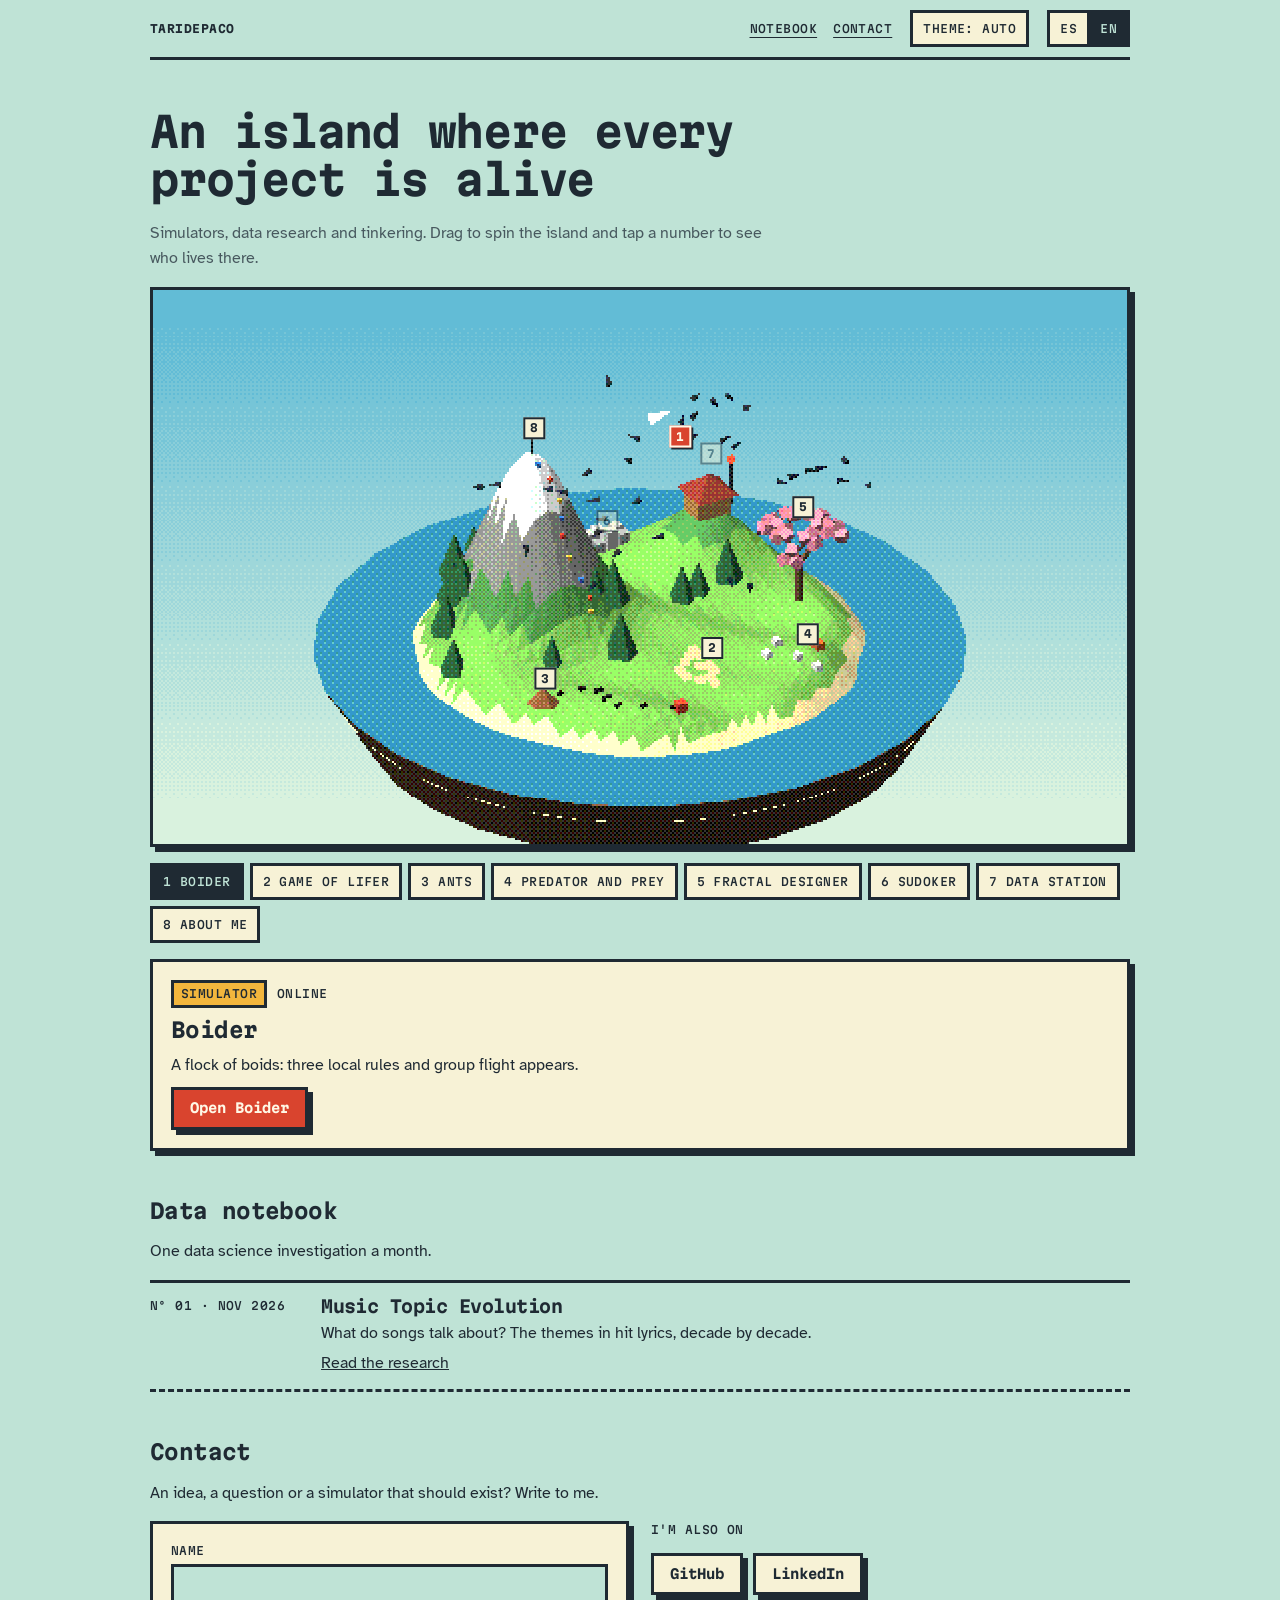
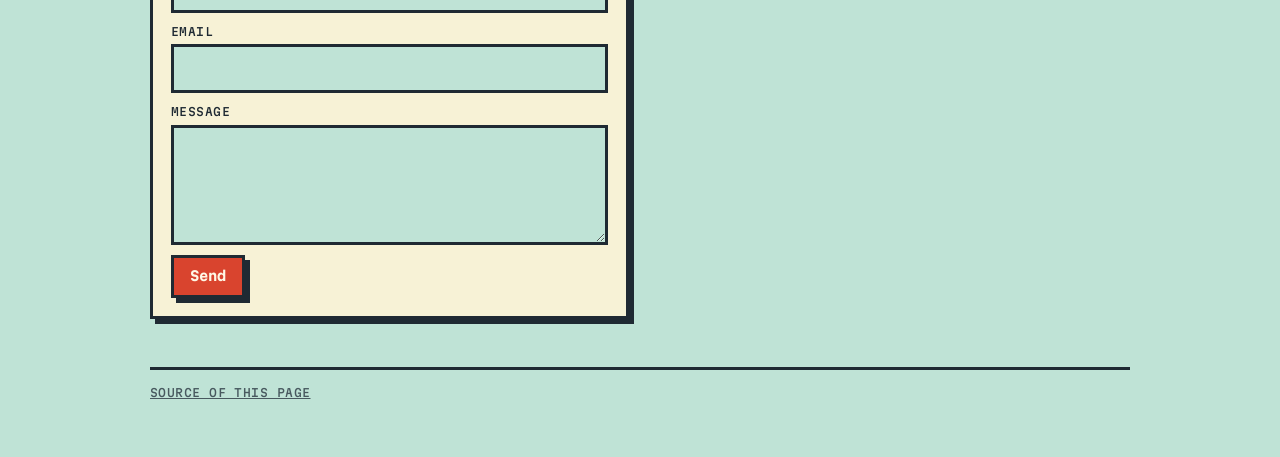
<file: index.html>
<!DOCTYPE html>
<html lang="es">

<head>
  <meta charset="utf-8">
  <meta name="viewport" content="width=device-width, initial-scale=1, viewport-fit=cover">
  <title>taridepaco</title>
  <meta name="description" content="Simuladores, investigaciones de datos y cacharros de taridepaco, en una isla donde cada proyecto está vivo.">
  <meta property="og:title" content="taridepaco">
  <meta property="og:description" content="Simuladores, investigaciones de datos y cacharros, en una isla donde cada proyecto está vivo.">
  <meta property="og:type" content="website">
  <meta property="og:url" content="https://taridepaco.github.io/">
  <meta name="theme-color" content="#bfe3d6">
  <link rel="icon" href="img/favicon.svg" type="image/svg+xml">
  <script>
    // idioma antes del primer pintado: ?lang=, luego la última elección, luego el navegador
    (function () {
      var l = null;
      try {
        var q = new URLSearchParams(location.search).get("lang"), s = null;
        try { s = localStorage.getItem("taridepaco-lang"); } catch (e) { /* sin almacenamiento */ }
        var n = (navigator.languages && navigator.languages[0]) || navigator.language || "";
        l = q || s || (/^es/i.test(n) ? "es" : "en");
      } catch (e) { /* navegador antiguo */ }
      document.documentElement.lang = l === "en" ? "en" : "es";
    })();
  </script>
  <script src="js/theme.js"></script>
  <link rel="preconnect" href="https://fonts.googleapis.com">
  <link rel="preconnect" href="https://fonts.gstatic.com" crossorigin>
  <link rel="stylesheet" href="https://fonts.googleapis.com/css2?family=Atkinson+Hyperlegible:ital,wght@0,400;0,700;1,400&family=Martian+Mono:wght@500;700&display=swap">
  <link rel="stylesheet" href="css/system.css">
  <link rel="stylesheet" href="css/landing.css">
</head>

<body>
  <div class="wrap">
    <header class="topbar">
      <a class="brand util" href="https://github.com/taridepaco" target="_blank" rel="noopener me">taridepaco</a>
      <nav class="util" aria-label="Secciones / Sections">
        <a href="#cuaderno" data-i18n="nav.notebook">Cuaderno</a>
        <a href="#contacto" data-i18n="nav.contact">Contacto</a>
      </nav>
      <button class="chip" type="button" id="theme-btn">Tema: auto</button>
      <div class="lang-switch" role="group" aria-label="Language / Idioma">
        <button type="button" data-lang="es" lang="es" aria-label="Español" aria-pressed="true">ES</button>
        <button type="button" data-lang="en" lang="en" aria-label="English" aria-pressed="false">EN</button>
      </div>
    </header>

    <main class="wrap">
      <section class="hero" id="isla">
        <h1 data-i18n="h1">Una isla donde cada proyecto está vivo</h1>
        <p class="pitch" data-i18n="pitch">Simuladores, investigaciones de datos y cacharros. Arrastra para girar la isla y toca un número para ver quién vive ahí.</p>
        <div class="screen" id="screen"><canvas aria-hidden="true"></canvas></div>
        <div class="legend" id="legend" role="group"></div>
        <article class="card" aria-live="polite">
          <div class="row"><span class="tag" id="c-kind"></span><span class="util" id="c-status"></span></div>
          <h2 id="c-name"></h2>
          <p id="c-desc"></p>
          <div class="row"><a class="btn" id="c-link" hidden></a></div>
        </article>
      </section>

      <section id="cuaderno">
        <h2 data-i18n="nb.h">Cuaderno de datos</h2>
        <p data-i18n="nb.p">Una investigación de data science al mes.</p>
        <ol class="issues" id="issues"></ol>
      </section>

      <section id="contacto">
        <h2 data-i18n="ct.h">Contacto</h2>
        <p data-i18n="ct.p">¿Una idea, una duda o un simulador que debería existir? Escríbeme.</p>
        <div class="contact">
          <form class="card" id="contact-form" action="https://formspree.io/f/myybvgwj" method="POST">
            <label><span class="util" data-i18n="f.name">Nombre</span>
              <input id="f-name" type="text" name="name" autocomplete="name" required></label>
            <label><span class="util" data-i18n="f.mail">Correo</span>
              <input id="f-mail" type="email" name="_replyto" autocomplete="email" required></label>
            <label><span class="util" data-i18n="f.msg">Mensaje</span>
              <textarea id="f-msg" name="message" required></textarea></label>
            <div class="hp" aria-hidden="true"><input type="text" name="_gotcha" tabindex="-1" autocomplete="off"></div>
            <div class="row"><button class="btn" type="submit" id="f-send" data-i18n="f.send">Enviar</button></div>
            <p id="f-note" role="status" hidden></p>
          </form>
          <div class="side">
            <span class="util" data-i18n="ct.links">También estoy en</span>
            <div class="row">
              <a class="btn ghost" href="https://github.com/taridepaco" target="_blank" rel="noopener me">GitHub</a>
              <a class="btn ghost" href="https://es.linkedin.com/in/daniel-tar%C3%AD-b38a69b1" target="_blank" rel="noopener me">LinkedIn</a>
            </div>
          </div>
        </div>
      </section>
    </main>

    <footer class="util">
      <a href="https://github.com/taridepaco/taridepaco.github.io" target="_blank" rel="noopener" data-i18n="foot.code">Código de esta página</a>
    </footer>
  </div>

  <script src="js/vendor/three.min.js"></script>
  <script src="js/data.js"></script>
  <script src="js/island.js"></script>
  <script src="js/main.js"></script>
</body>

</html>
</file>
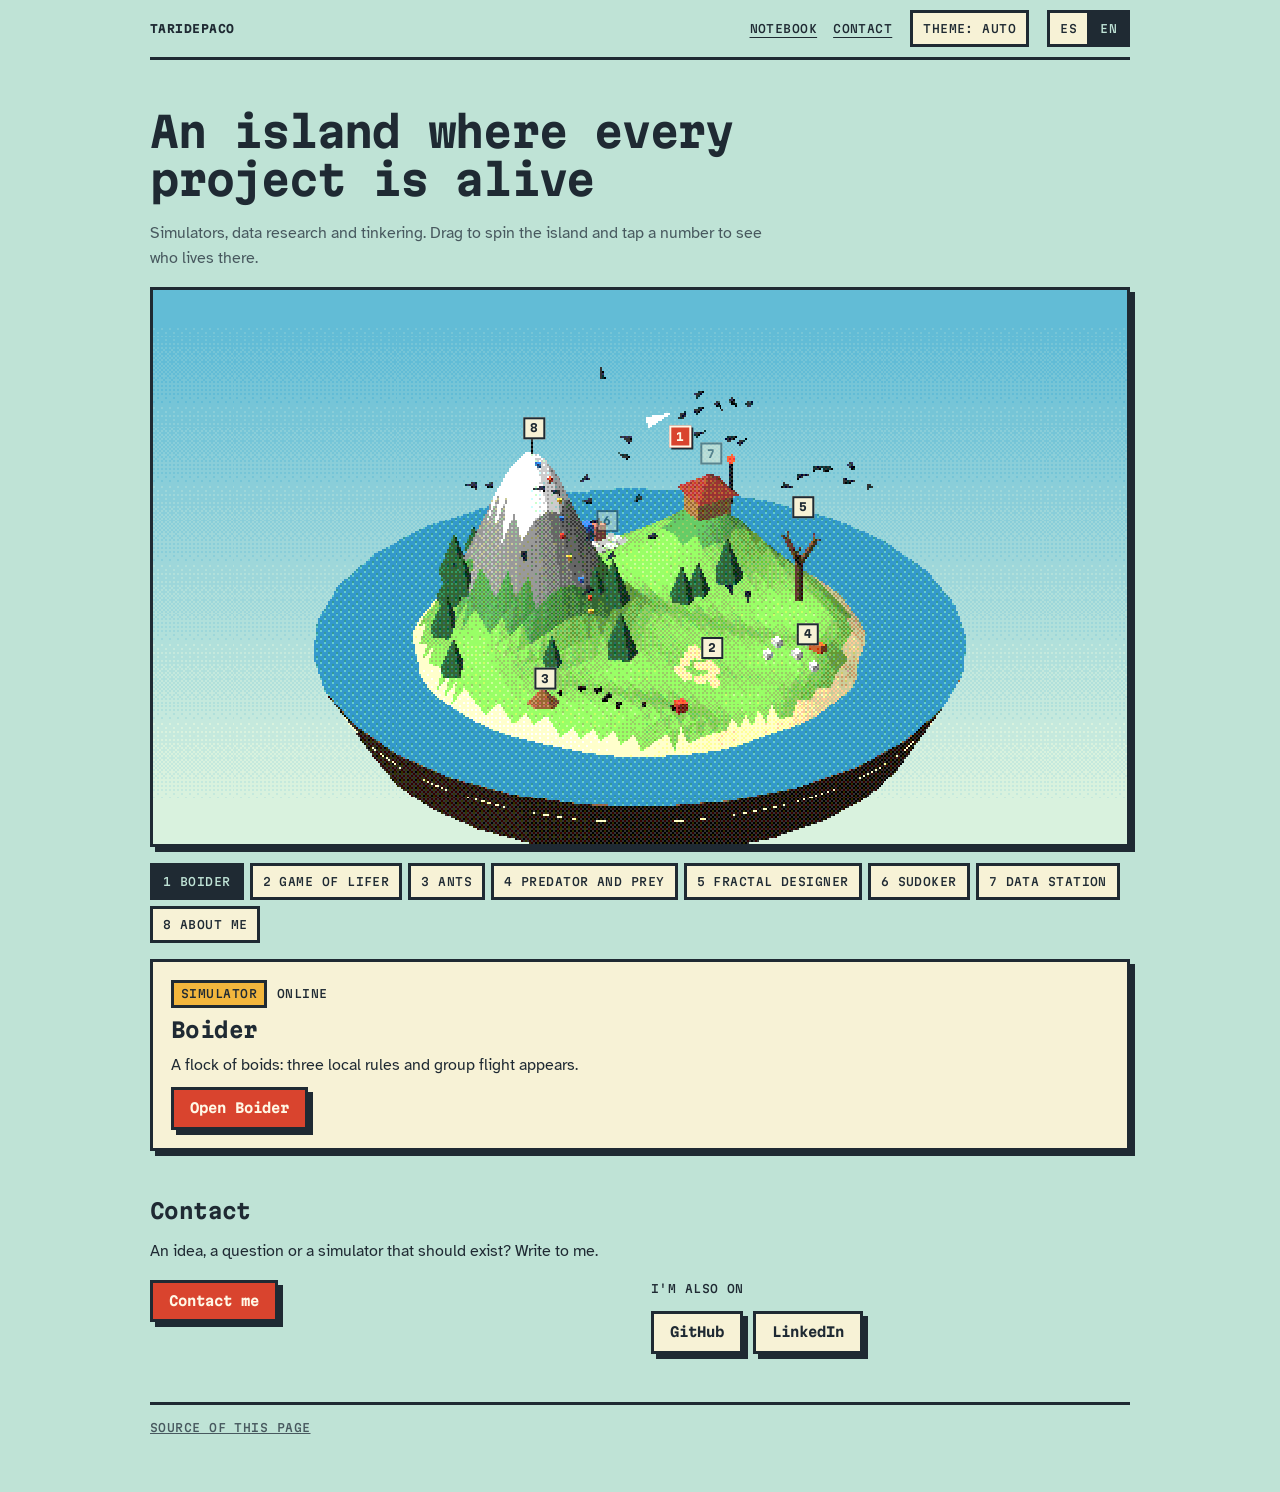
<file: web/index.html>
<!DOCTYPE html>
<html lang="es">

<head>
  <meta charset="utf-8">
  <meta name="viewport" content="width=device-width, initial-scale=1, viewport-fit=cover">
  <title>taridepaco</title>
  <meta name="description" content="Simuladores, investigaciones de datos y cacharros de taridepaco, en una isla donde cada proyecto está vivo.">
  <meta property="og:title" content="taridepaco">
  <meta property="og:description" content="Simuladores, investigaciones de datos y cacharros, en una isla donde cada proyecto está vivo.">
  <meta property="og:type" content="website">
  <meta property="og:url" content="https://taridepaco.github.io/">
  <meta name="theme-color" content="#bfe3d6">
  <link rel="icon" href="img/favicon.svg" type="image/svg+xml">
  <script>
    // idioma antes del primer pintado: ?lang=, luego la última elección, luego el navegador
    (function () {
      var l = null;
      try {
        var q = new URLSearchParams(location.search).get("lang"), s = null;
        try { s = localStorage.getItem("taridepaco-lang"); } catch (e) { /* sin almacenamiento */ }
        var n = (navigator.languages && navigator.languages[0]) || navigator.language || "";
        l = q || s || (/^es/i.test(n) ? "es" : "en");
      } catch (e) { /* navegador antiguo */ }
      document.documentElement.lang = l === "en" ? "en" : "es";
    })();
  </script>
  <script src="js/theme.js"></script>
  <link rel="preconnect" href="https://fonts.googleapis.com">
  <link rel="preconnect" href="https://fonts.gstatic.com" crossorigin>
  <link rel="stylesheet" href="https://fonts.googleapis.com/css2?family=Atkinson+Hyperlegible:ital,wght@0,400;0,700;1,400&family=Martian+Mono:wght@500;700&display=swap">
  <link rel="stylesheet" href="css/system.css">
  <link rel="stylesheet" href="css/landing.css">
</head>

<body>
  <div class="wrap">
    <header class="topbar">
      <a class="brand util" href="https://github.com/taridepaco" target="_blank" rel="noopener me">taridepaco</a>
      <nav class="util" aria-label="Secciones / Sections">
        <a href="#cuaderno" data-i18n="nav.notebook">Cuaderno</a>
        <a href="#contacto" data-i18n="nav.contact">Contacto</a>
      </nav>
      <button class="chip" type="button" id="theme-btn">Tema: auto</button>
      <div class="lang-switch" role="group" aria-label="Language / Idioma">
        <button type="button" data-lang="es" lang="es" aria-label="Español" aria-pressed="true">ES</button>
        <button type="button" data-lang="en" lang="en" aria-label="English" aria-pressed="false">EN</button>
      </div>
    </header>

    <main class="wrap">
      <section class="hero" id="isla">
        <h1 data-i18n="h1">Una isla donde cada proyecto está vivo</h1>
        <p class="pitch" data-i18n="pitch">Simuladores, investigaciones de datos y cacharros. Arrastra para girar la isla y toca un número para ver quién vive ahí.</p>
        <div class="screen" id="screen"><canvas aria-hidden="true"></canvas></div>
        <div class="legend" id="legend" role="group"></div>
        <!-- id="cuaderno": el cuaderno de datos vive en esta tarjeta cuando está elegida la Estación de datos -->
        <article class="card" id="cuaderno" aria-live="polite">
          <div class="row"><span class="tag" id="c-kind"></span><span class="util" id="c-status"></span></div>
          <h2 id="c-name"></h2>
          <p id="c-desc"></p>
          <ol class="issues" id="issues" hidden></ol>
          <div class="row"><a class="btn" id="c-link" hidden></a></div>
        </article>
      </section>

      <section id="contacto">
        <h2 data-i18n="ct.h">Contacto</h2>
        <p data-i18n="ct.p">¿Una idea, una duda o un simulador que debería existir? Escríbeme.</p>
        <div class="contact">
          <details class="write" id="contact-box">
            <summary class="btn" data-i18n="ct.open">Contacta conmigo</summary>
            <form class="card" id="contact-form" action="https://formspree.io/f/myybvgwj" method="POST">
              <label><span class="util" data-i18n="f.name">Nombre</span>
                <input id="f-name" type="text" name="name" autocomplete="name" required></label>
              <label><span class="util" data-i18n="f.mail">Correo</span>
                <input id="f-mail" type="email" name="_replyto" autocomplete="email" required></label>
              <label><span class="util" data-i18n="f.msg">Mensaje</span>
                <textarea id="f-msg" name="message" required></textarea></label>
              <div class="hp" aria-hidden="true"><input type="text" name="_gotcha" tabindex="-1" autocomplete="off"></div>
              <div class="row"><button class="btn" type="submit" id="f-send" data-i18n="f.send">Enviar</button></div>
              <p id="f-note" role="status" hidden></p>
            </form>
          </details>
          <div class="side">
            <span class="util" data-i18n="ct.links">También estoy en</span>
            <div class="row">
              <a class="btn ghost" href="https://github.com/taridepaco" target="_blank" rel="noopener me">GitHub</a>
              <a class="btn ghost" href="https://es.linkedin.com/in/daniel-tar%C3%AD-b38a69b1" target="_blank" rel="noopener me">LinkedIn</a>
            </div>
          </div>
        </div>
      </section>
    </main>

    <footer class="util">
      <a href="https://github.com/taridepaco/taridepaco.github.io" target="_blank" rel="noopener" data-i18n="foot.code">Código de esta página</a>
    </footer>
  </div>

  <script src="js/vendor/three.min.js"></script>
  <script src="js/data.js"></script>
  <script src="js/island.js"></script>
  <script src="js/main.js"></script>
</body>

</html>
</file>
<file: css/system.css>
/* taridepaco · sistema común
   Tokens y piezas compartidas por la landing y las páginas de proyecto.
   Para usarlo en otro repositorio: copia este archivo y enlázalo junto a las fuentes:
   <link rel="stylesheet" href="https://fonts.googleapis.com/css2?family=Atkinson+Hyperlegible:ital,wght@0,400;0,700;1,400&family=Martian+Mono:wght@500;700&display=swap">
   Tema: claro por defecto, oscuro si el sistema lo pide; data-theme="light|dark" en <html> manda sobre
   el sistema (lo gestiona js/theme.js).
   Reglas de la casa: esquinas cuadradas, bordes gruesos, sombras duras sin desenfoque. */
:root {
  --bg: #bfe3d6;
  --surface: #f7f2d6;
  --ink: #1f2a33;
  --muted: #48595f;
  --accent: #d9442e;
  --accent-ink: #fff8e6;
  --second: #f2b63d;
  --on-second: #1f2a33;
  --line: #1f2a33;
  --shade: #1f2a33;

  --f-display: "Martian Mono", "Consolas", "Courier New", monospace;
  --f-body: "Atkinson Hyperlegible", "Verdana", sans-serif;
  --f-util: "Martian Mono", "Consolas", "Courier New", monospace;

  --bw: 3px;
  --shadow: 5px 5px 0 var(--shade);
  --h1: clamp(1.55rem, 4.6vw, 2.6rem);
  --h2: 1.3rem;
  --body: 1.02rem;
  --util: .7rem;
  color-scheme: light;
}

/* paleta oscura: los dos bloques deben llevar los mismos valores */
@media (prefers-color-scheme: dark) {
  :root:not([data-theme="light"]) {
    --bg: #12222b;
    --surface: #1d343e;
    --ink: #f1ead0;
    --muted: #a3b8b3;
    --accent: #f0694a;
    --accent-ink: #14202a;
    --second: #f2b63d;
    --on-second: #14202a;
    --line: #f1ead0;
    --shade: #050b0f;
    color-scheme: dark;
  }
}
:root[data-theme="dark"] {
  --bg: #12222b;
  --surface: #1d343e;
  --ink: #f1ead0;
  --muted: #a3b8b3;
  --accent: #f0694a;
  --accent-ink: #14202a;
  --second: #f2b63d;
  --on-second: #14202a;
  --line: #f1ead0;
  --shade: #050b0f;
  color-scheme: dark;
}

*, *::before, *::after { box-sizing: border-box; }
body {
  margin: 0;
  background: var(--bg);
  color: var(--ink);
  font-family: var(--f-body);
  font-size: var(--body);
  line-height: 1.55;
}
h1, h2, h3 {
  font-family: var(--f-display);
  font-weight: 700;
  line-height: 1.15;
  letter-spacing: -.03em;
  margin: 0;
  text-wrap: balance;
}
h1 { font-size: var(--h1); }
h2 { font-size: var(--h2); }
h3 { font-size: 1.05em; }
p { margin: 0; max-width: 62ch; }
a { color: inherit; }
button { font: inherit; color: inherit; cursor: pointer; }
img { max-width: 100%; }
[hidden] { display: none !important; }
:focus-visible { outline: 3px solid var(--accent); outline-offset: 2px; }

/* etiqueta pequeña en mayúsculas */
.util {
  font-family: var(--f-util);
  font-weight: 500;
  font-size: var(--util);
  letter-spacing: .04em;
  text-transform: uppercase;
}
.muted { color: var(--muted); }

/* caja */
.card {
  border: var(--bw) solid var(--line);
  box-shadow: var(--shadow);
  background: var(--surface);
  padding: 18px;
  display: flex;
  flex-direction: column;
  gap: 10px;
  min-width: 0;
}
.row { display: flex; flex-wrap: wrap; gap: 10px; align-items: center; }

.tag {
  font-family: var(--f-util);
  font-weight: 500;
  font-size: var(--util);
  letter-spacing: .04em;
  text-transform: uppercase;
  border: var(--bw) solid var(--line);
  padding: 2px 7px;
  background: var(--second);
  color: var(--on-second);
}

.btn {
  display: inline-block;
  font-family: var(--f-display);
  font-weight: 700;
  font-size: .82em;
  text-decoration: none;
  background: var(--accent);
  color: var(--accent-ink);
  border: var(--bw) solid var(--line);
  box-shadow: var(--shadow);
  padding: 8px 16px;
}
.btn.ghost { background: var(--surface); color: var(--ink); }
.btn:active { transform: translate(2px, 2px); box-shadow: 3px 3px 0 var(--shade); }
.btn[disabled] { opacity: .6; cursor: default; }

/* botón pequeño conmutable: selector de idioma, filtros, leyendas */
.chip, .lang-switch button {
  font-family: var(--f-util);
  font-weight: 500;
  font-size: var(--util);
  letter-spacing: .04em;
  text-transform: uppercase;
  background: var(--surface);
  border: var(--bw) solid var(--line);
  padding: 7px 10px;
  min-height: 36px;
}
.chip[aria-pressed="true"], .lang-switch button[aria-pressed="true"] { background: var(--ink); color: var(--bg); }
.lang-switch { display: flex; }
.lang-switch button + button { border-left: 0; }

/* formularios */
label { display: flex; flex-direction: column; gap: 4px; }
input, textarea {
  font: inherit;
  color: var(--ink);
  background: var(--bg);
  border: var(--bw) solid var(--line);
  border-radius: 0;
  padding: 9px 10px;
  width: 100%;
}
textarea { min-height: 120px; resize: vertical; }

@media (prefers-reduced-motion: reduce) {
  .btn:active { transform: none; }
}
</file>
<file: css/landing.css>
/* Lo que solo usa la portada: la barra, la pantalla de la isla y el cuaderno. */
body {
  padding: 0 max(16px, env(safe-area-inset-right, 0px)) 56px max(16px, env(safe-area-inset-left, 0px));
}
.wrap { max-width: 980px; margin: 0 auto; display: flex; flex-direction: column; gap: 48px; }

.topbar {
  position: sticky;
  top: 0;
  z-index: 5;
  background: var(--bg);
  padding: 10px 0;
  padding-top: max(10px, env(safe-area-inset-top, 0px));
  display: flex;
  flex-wrap: wrap;
  gap: 8px 18px;
  align-items: center;
  border-bottom: var(--bw) solid var(--line);
}
.topbar .brand { font-weight: 700; text-decoration: none; margin-right: auto; }
.topbar nav { display: flex; gap: 16px; }
.topbar nav a { text-underline-offset: 4px; }

.hero { display: flex; flex-direction: column; gap: 16px; }
.hero .pitch { color: var(--muted); }

.screen {
  position: relative;
  border: var(--bw) solid var(--line);
  box-shadow: var(--shadow);
  background: var(--surface);
  aspect-ratio: 16 / 10;
  max-height: 560px;
  width: 100%;
  overflow: hidden;
  touch-action: pan-y;
  cursor: grab;
  user-select: none;
  -webkit-user-select: none;
}
.screen:active { cursor: grabbing; }
.screen canvas { display: block; width: 100%; height: 100%; image-rendering: pixelated; }
.screen.no-gl { aspect-ratio: auto; min-height: 0; height: 12px; cursor: default; }
.screen.no-gl .mk, .screen.no-gl canvas { display: none; }
@media (max-width: 620px) { .screen { aspect-ratio: 1 / 1; } }

.mk {
  position: absolute;
  left: 0;
  top: 0;
  width: 34px;
  height: 34px;
  margin: -17px 0 0 -17px;
  padding: 0;
  background: none;
  border: 0;
  display: grid;
  place-items: center;
}
.mk span {
  width: 22px;
  height: 22px;
  display: grid;
  place-items: center;
  background: var(--surface);
  color: var(--ink);
  border: 2px solid var(--ink);
  font-family: var(--f-util);
  font-weight: 700;
  font-size: 11px;
  line-height: 1;
}
.mk[aria-pressed="true"] span { background: var(--accent); color: var(--accent-ink); border-color: var(--accent-ink); }
/* el elegido con página se ve como un botón: otro toque lo abre */
.mk.go span { box-shadow: 2px 2px 0 var(--shade); }
@media (hover: hover) {
  .mk.go:hover span { transform: translate(-1px, -1px); box-shadow: 3px 3px 0 var(--shade); }
}
.mk.go:active span { transform: translate(1px, 1px); box-shadow: 1px 1px 0 var(--shade); }
.mk.far { opacity: .45; }

.legend { display: flex; flex-wrap: wrap; gap: 6px; }

section { display: flex; flex-direction: column; gap: 16px; scroll-margin-top: 80px; }

.issues { list-style: none; margin: 0; padding: 0; border-top: var(--bw) solid var(--line); }
.issues li {
  display: grid;
  grid-template-columns: 9.5em 1fr;
  gap: 4px 16px;
  padding: 14px 0;
  border-bottom: var(--bw) dashed var(--line);
}
.issues li > * { min-width: 0; }
.issues .body { display: flex; flex-direction: column; gap: 4px; }
@media (max-width: 520px) { .issues li { grid-template-columns: 1fr; } }

.contact { display: grid; grid-template-columns: repeat(auto-fit, minmax(260px, 1fr)); gap: 22px; align-items: start; }
.contact form { display: flex; flex-direction: column; gap: 10px; }
.contact .hp { position: absolute; left: -9999px; width: 1px; height: 1px; overflow: hidden; }
.contact .side { display: flex; flex-direction: column; gap: 14px; }

footer { border-top: var(--bw) solid var(--line); padding-top: 14px; display: flex; flex-wrap: wrap; gap: 8px 18px; justify-content: space-between; color: var(--muted); }
</file>
<file: web/css/system.css>
/* taridepaco · sistema común
   Tokens y piezas compartidas por la landing y las páginas de proyecto.
   Para usarlo en otro repositorio: copia este archivo y enlázalo junto a las fuentes:
   <link rel="stylesheet" href="https://fonts.googleapis.com/css2?family=Atkinson+Hyperlegible:ital,wght@0,400;0,700;1,400&family=Martian+Mono:wght@500;700&display=swap">
   Tema: claro por defecto, oscuro si el sistema lo pide; data-theme="light|dark" en <html> manda sobre
   el sistema (lo gestiona js/theme.js).
   Reglas de la casa: esquinas cuadradas, bordes gruesos, sombras duras sin desenfoque. */
:root {
  --bg: #bfe3d6;
  --surface: #f7f2d6;
  --ink: #1f2a33;
  --muted: #48595f;
  --accent: #d9442e;
  --accent-ink: #fff8e6;
  --second: #f2b63d;
  --on-second: #1f2a33;
  --line: #1f2a33;
  --shade: #1f2a33;

  --f-display: "Martian Mono", "Consolas", "Courier New", monospace;
  --f-body: "Atkinson Hyperlegible", "Verdana", sans-serif;
  --f-util: "Martian Mono", "Consolas", "Courier New", monospace;

  --bw: 3px;
  --shadow: 5px 5px 0 var(--shade);
  --h1: clamp(1.55rem, 4.6vw, 2.6rem);
  --h2: 1.3rem;
  --body: 1.02rem;
  --util: .7rem;
  color-scheme: light;
}

/* paleta oscura: los dos bloques deben llevar los mismos valores */
@media (prefers-color-scheme: dark) {
  :root:not([data-theme="light"]) {
    --bg: #12222b;
    --surface: #1d343e;
    --ink: #f1ead0;
    --muted: #a3b8b3;
    --accent: #f0694a;
    --accent-ink: #14202a;
    --second: #f2b63d;
    --on-second: #14202a;
    --line: #f1ead0;
    --shade: #050b0f;
    color-scheme: dark;
  }
}
:root[data-theme="dark"] {
  --bg: #12222b;
  --surface: #1d343e;
  --ink: #f1ead0;
  --muted: #a3b8b3;
  --accent: #f0694a;
  --accent-ink: #14202a;
  --second: #f2b63d;
  --on-second: #14202a;
  --line: #f1ead0;
  --shade: #050b0f;
  color-scheme: dark;
}

*, *::before, *::after { box-sizing: border-box; }
body {
  margin: 0;
  background: var(--bg);
  color: var(--ink);
  font-family: var(--f-body);
  font-size: var(--body);
  line-height: 1.55;
}
h1, h2, h3 {
  font-family: var(--f-display);
  font-weight: 700;
  line-height: 1.15;
  letter-spacing: -.03em;
  margin: 0;
  text-wrap: balance;
}
h1 { font-size: var(--h1); }
h2 { font-size: var(--h2); }
h3 { font-size: 1.05em; }
p { margin: 0; max-width: 62ch; }
a { color: inherit; }
button { font: inherit; color: inherit; cursor: pointer; }
img { max-width: 100%; }
[hidden] { display: none !important; }
:focus-visible { outline: 3px solid var(--accent); outline-offset: 2px; }

/* etiqueta pequeña en mayúsculas */
.util {
  font-family: var(--f-util);
  font-weight: 500;
  font-size: var(--util);
  letter-spacing: .04em;
  text-transform: uppercase;
}
.muted { color: var(--muted); }

/* caja */
.card {
  border: var(--bw) solid var(--line);
  box-shadow: var(--shadow);
  background: var(--surface);
  padding: 18px;
  display: flex;
  flex-direction: column;
  gap: 10px;
  min-width: 0;
}
.row { display: flex; flex-wrap: wrap; gap: 10px; align-items: center; }

.tag {
  font-family: var(--f-util);
  font-weight: 500;
  font-size: var(--util);
  letter-spacing: .04em;
  text-transform: uppercase;
  border: var(--bw) solid var(--line);
  padding: 2px 7px;
  background: var(--second);
  color: var(--on-second);
}

.btn {
  display: inline-block;
  font-family: var(--f-display);
  font-weight: 700;
  font-size: .82em;
  text-decoration: none;
  background: var(--accent);
  color: var(--accent-ink);
  border: var(--bw) solid var(--line);
  box-shadow: var(--shadow);
  padding: 8px 16px;
}
.btn.ghost { background: var(--surface); color: var(--ink); }
.btn:active { transform: translate(2px, 2px); box-shadow: 3px 3px 0 var(--shade); }
.btn[disabled] { opacity: .6; cursor: default; }

/* botón pequeño conmutable: selector de idioma, filtros, leyendas */
.chip, .lang-switch button {
  font-family: var(--f-util);
  font-weight: 500;
  font-size: var(--util);
  letter-spacing: .04em;
  text-transform: uppercase;
  background: var(--surface);
  border: var(--bw) solid var(--line);
  padding: 7px 10px;
  min-height: 36px;
}
.chip[aria-pressed="true"], .lang-switch button[aria-pressed="true"] { background: var(--ink); color: var(--bg); }
.lang-switch { display: flex; }
.lang-switch button + button { border-left: 0; }

/* formularios */
label { display: flex; flex-direction: column; gap: 4px; }
input, textarea {
  font: inherit;
  color: var(--ink);
  background: var(--bg);
  border: var(--bw) solid var(--line);
  border-radius: 0;
  padding: 9px 10px;
  width: 100%;
}
textarea { min-height: 120px; resize: vertical; }

@media (prefers-reduced-motion: reduce) {
  .btn:active { transform: none; }
}
</file>
<file: web/css/landing.css>
/* Lo que solo usa la portada: la barra, la pantalla de la isla y el cuaderno. */
body {
  padding: 0 max(16px, env(safe-area-inset-right, 0px)) 56px max(16px, env(safe-area-inset-left, 0px));
}
.wrap { max-width: 980px; margin: 0 auto; display: flex; flex-direction: column; gap: 48px; }

.topbar {
  position: sticky;
  top: 0;
  z-index: 5;
  background: var(--bg);
  padding: 10px 0;
  padding-top: max(10px, env(safe-area-inset-top, 0px));
  display: flex;
  flex-wrap: wrap;
  gap: 8px 18px;
  align-items: center;
  border-bottom: var(--bw) solid var(--line);
}
.topbar .brand { font-weight: 700; text-decoration: none; margin-right: auto; }
.topbar nav { display: flex; gap: 16px; }
.topbar nav a { text-underline-offset: 4px; }

.hero { display: flex; flex-direction: column; gap: 16px; }
.hero .pitch { color: var(--muted); }

.screen {
  position: relative;
  border: var(--bw) solid var(--line);
  box-shadow: var(--shadow);
  background: var(--surface);
  aspect-ratio: 16 / 10;
  max-height: 560px;
  width: 100%;
  overflow: hidden;
  touch-action: pan-y;
  cursor: grab;
  user-select: none;
  -webkit-user-select: none;
}
.screen:active { cursor: grabbing; }
.screen canvas { display: block; width: 100%; height: 100%; image-rendering: pixelated; }
.screen.no-gl { aspect-ratio: auto; min-height: 0; height: 12px; cursor: default; }
.screen.no-gl .mk, .screen.no-gl canvas { display: none; }
@media (max-width: 620px) { .screen { aspect-ratio: 1 / 1; } }

.mk {
  position: absolute;
  left: 0;
  top: 0;
  width: 34px;
  height: 34px;
  margin: -17px 0 0 -17px;
  padding: 0;
  background: none;
  border: 0;
  display: grid;
  place-items: center;
}
.mk span {
  width: 22px;
  height: 22px;
  display: grid;
  place-items: center;
  background: var(--surface);
  color: var(--ink);
  border: 2px solid var(--ink);
  font-family: var(--f-util);
  font-weight: 700;
  font-size: 11px;
  line-height: 1;
}
.mk[aria-pressed="true"] span { background: var(--accent); color: var(--accent-ink); border-color: var(--accent-ink); }
/* el elegido con página se ve como un botón: otro toque lo abre */
.mk.go span { box-shadow: 2px 2px 0 var(--shade); }
@media (hover: hover) {
  .mk.go:hover span { transform: translate(-1px, -1px); box-shadow: 3px 3px 0 var(--shade); }
}
.mk.go:active span { transform: translate(1px, 1px); box-shadow: 1px 1px 0 var(--shade); }
.mk.far { opacity: .45; }

.legend { display: flex; flex-wrap: wrap; gap: 6px; }

section, #cuaderno { scroll-margin-top: 80px; }
section { display: flex; flex-direction: column; gap: 16px; }

/* el cuaderno de datos, dentro de la tarjeta de la Estación de datos */
.issues { list-style: none; margin: 4px 0 0; padding: 0; border-top: var(--bw) solid var(--line); }
.issues li {
  display: grid;
  grid-template-columns: 9.5em 1fr;
  gap: 4px 16px;
  padding: 14px 0;
  border-bottom: var(--bw) dashed var(--line);
}
.issues li > * { min-width: 0; }
.issues li:last-child { border-bottom: 0; padding-bottom: 0; }
.issues .body { display: flex; flex-direction: column; gap: 4px; }
.issues .body .row { margin-top: 6px; }
@media (max-width: 520px) { .issues li { grid-template-columns: 1fr; } }

.contact { display: grid; grid-template-columns: repeat(auto-fit, minmax(260px, 1fr)); gap: 22px; align-items: start; }
.contact form { display: flex; flex-direction: column; gap: 10px; margin-top: 16px; }
/* el formulario está plegado: el botón "Contacta conmigo" lo despliega y, abierto, se queda en blanco */
.write > summary { list-style: none; cursor: pointer; }
.write > summary::-webkit-details-marker { display: none; }
.write[open] > summary { background: var(--surface); color: var(--ink); }
.contact .hp { position: absolute; left: -9999px; width: 1px; height: 1px; overflow: hidden; }
.contact .side { display: flex; flex-direction: column; gap: 14px; }

footer { border-top: var(--bw) solid var(--line); padding-top: 14px; display: flex; flex-wrap: wrap; gap: 8px 18px; justify-content: space-between; color: var(--muted); }
</file>
